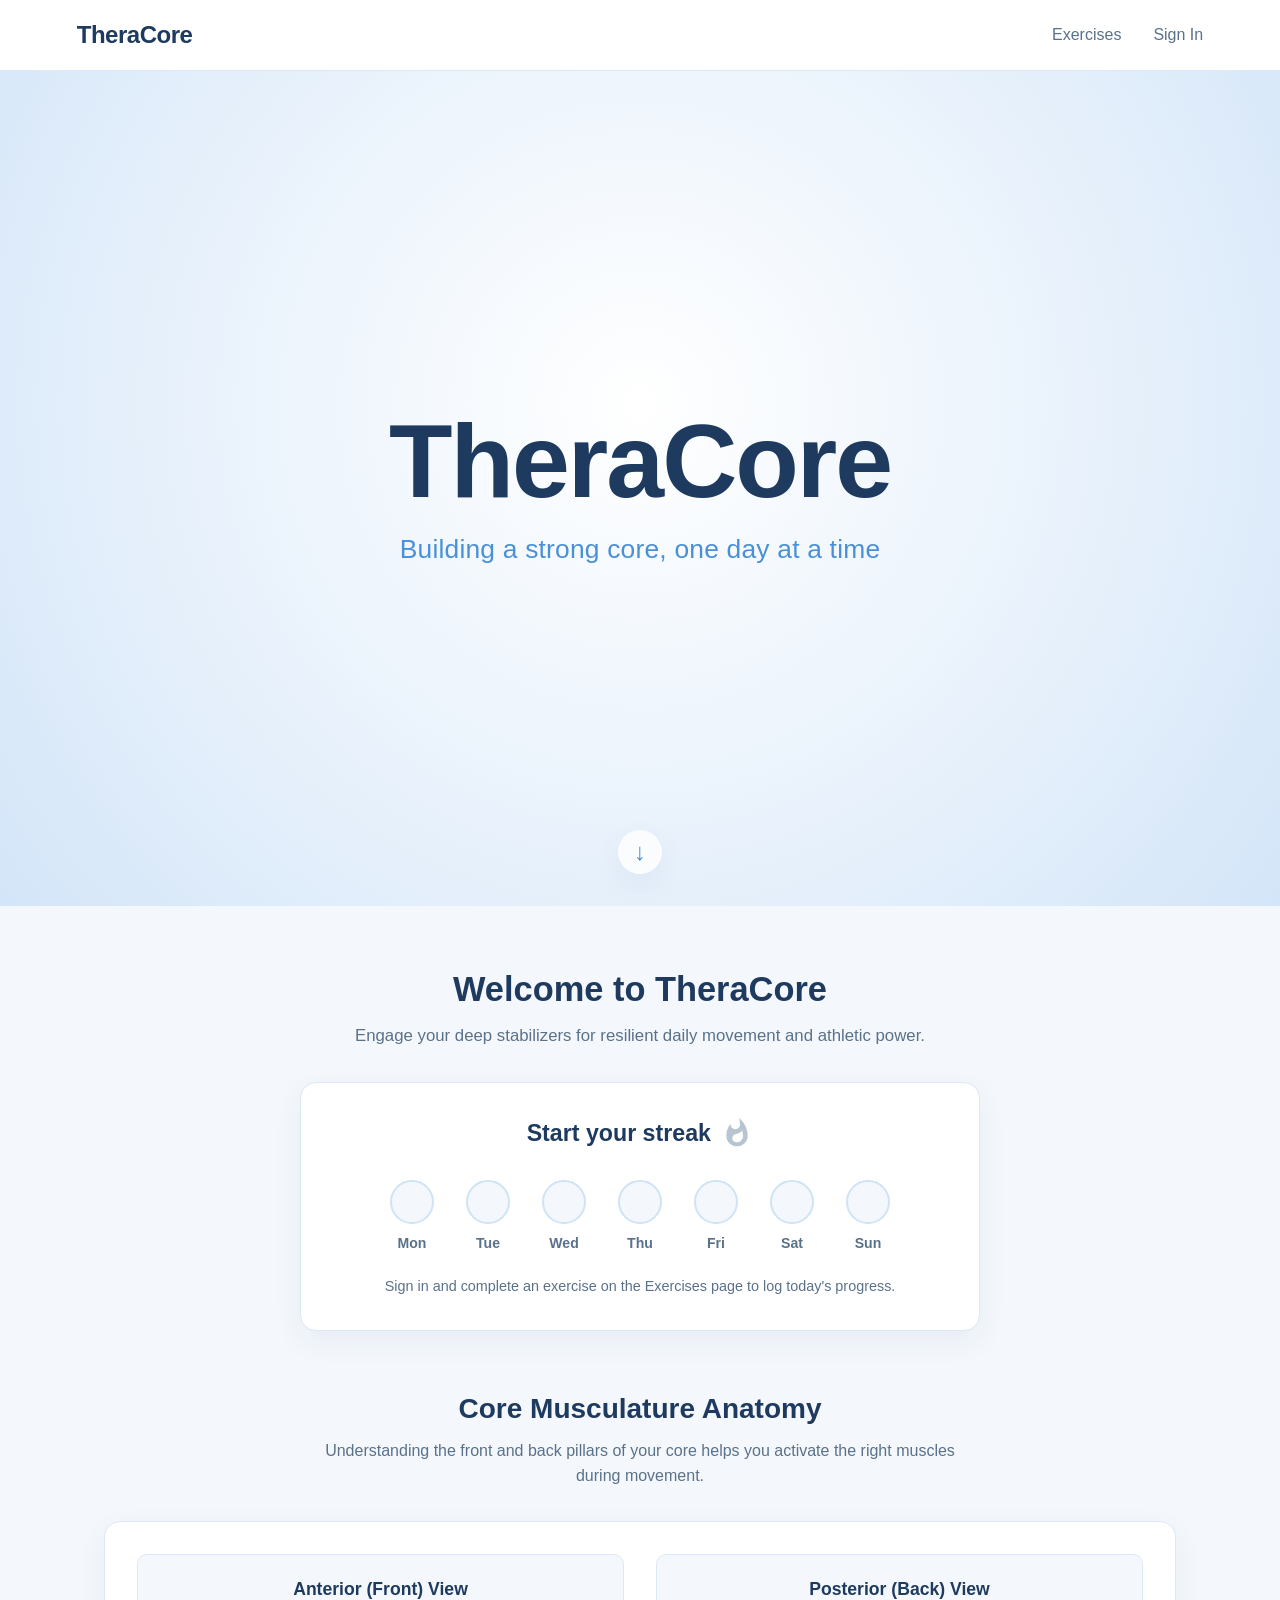
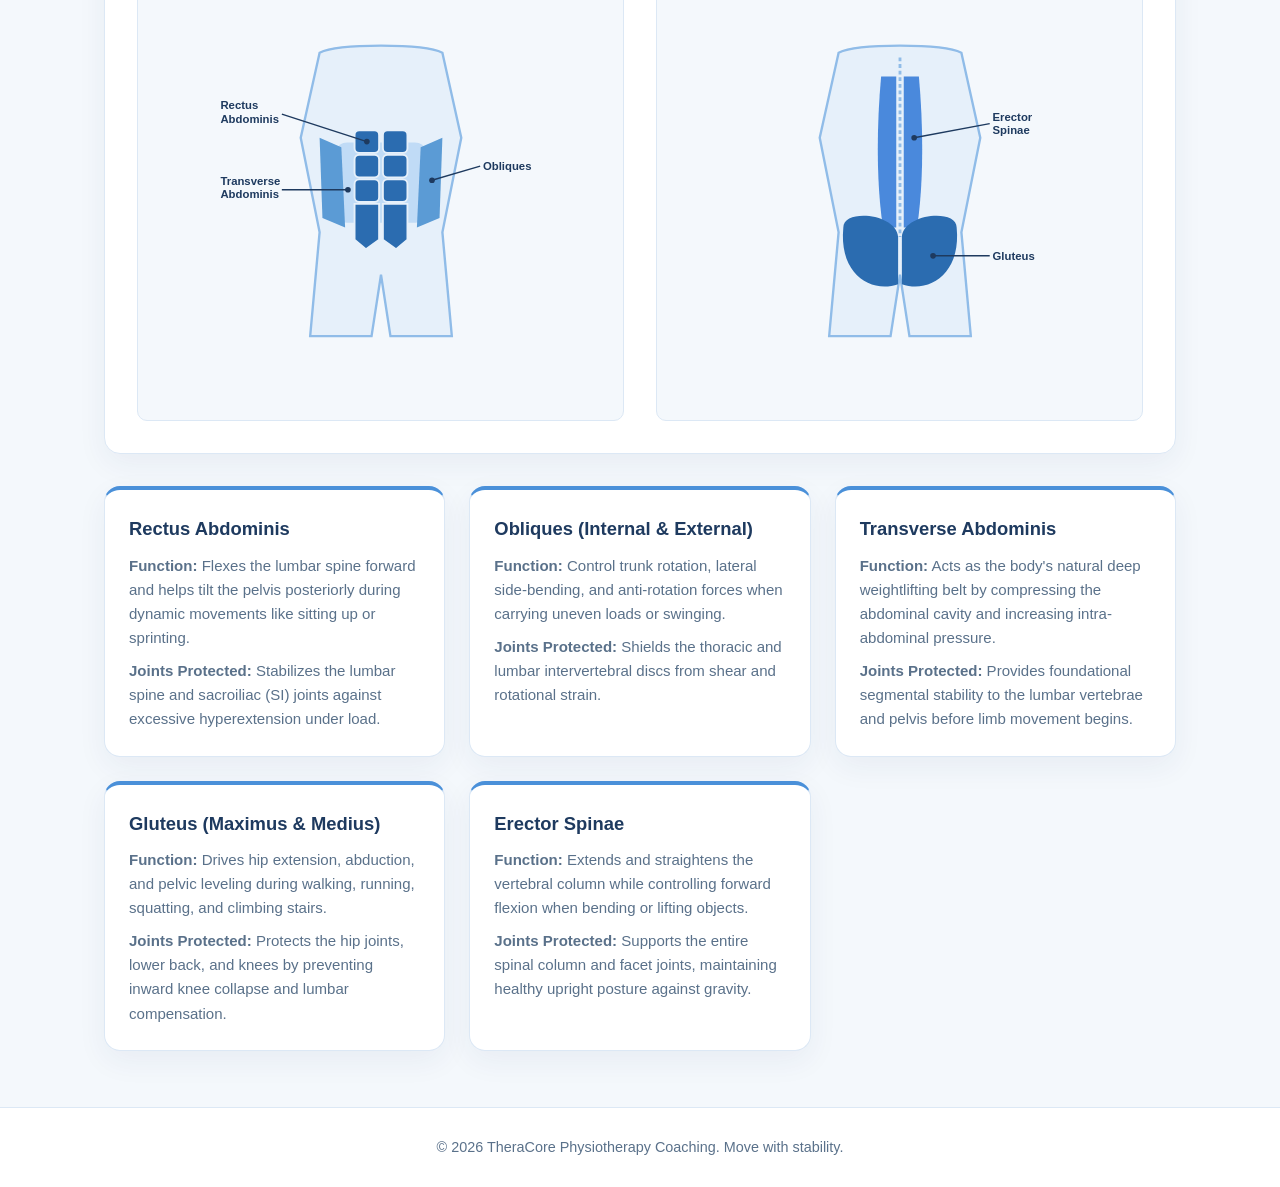
<file: index.html>
<!DOCTYPE html>
<html lang="en">
<head>
  <meta charset="UTF-8" />
  <meta name="viewport" content="width=device-width, initial-scale=1.0" />
  <title>TheraCore | Physiotherapy & Core Coaching</title>
  <link rel="stylesheet" href="style.css" />
</head>
<body>

  <!-- Navigation Bar -->
  <header class="navbar">
    <a href="index.html" class="logo">TheraCore</a>
    <nav class="nav-links">
      <a href="Exercises.html">Exercises</a>
      <a href="Profile.html" id="nav-auth-link">Sign In</a>
    </nav>
  </header>

  <!-- Full-Screen Hero Section -->
  <section class="hero">
    <div class="hero-content">
      <h1>TheraCore</h1>
      <p>Building a strong core, one day at a time</p>
    </div>
    <a href="#dashboard" class="scroll-indicator" aria-label="Scroll down">&#8595;</a>
  </section>

  <!-- Main Content -->
  <main id="dashboard" class="container">
    
    <!-- Dynamic Welcome Header -->
    <section class="welcome-section">
      <h2 id="welcome-heading">Welcome to TheraCore</h2>
      <p class="subtitle">Engage your deep stabilizers for resilient daily movement and athletic power.</p>
    </section>

    <!-- Weekly Streak Widget -->
    <section class="card streak-card">
      <div class="streak-header">
        <span id="streak-text">Start your streak</span>
        <!-- Flame SVG Icon -->
        <svg id="flame-icon" class="flame-icon inactive" viewBox="0 0 24 24" width="32" height="32" aria-hidden="true">
          <path d="M13.5 0.67s0.74 2.65 0.74 4.8c0 2.06-1.35 3.73-3.41 3.73-2.07 0-3.63-1.67-3.63-3.73l0.03-0.36C5.21 7.51 4 10.62 4 14c0 4.42 3.58 8 8 8s8-3.58 8-8C20 8.61 17.41 3.8 13.5 0.67zM11.71 19c-1.78 0-3.22-1.4-3.22-3.14 0-1.62 1.05-2.76 2.81-3.12 1.77-0.36 3.6-1.21 4.62-2.58 0.39 1.29 0.59 2.65 0.59 4.04 0 2.65-2.15 4.8-4.8 4.8z"/>
        </svg>
      </div>

      <div class="week-tracker" id="week-tracker">
        <div class="day-item" data-day="Mon">
          <div class="day-circle"></div>
          <span>Mon</span>
        </div>
        <div class="day-item" data-day="Tue">
          <div class="day-circle"></div>
          <span>Tue</span>
        </div>
        <div class="day-item" data-day="Wed">
          <div class="day-circle"></div>
          <span>Wed</span>
        </div>
        <div class="day-item" data-day="Thu">
          <div class="day-circle"></div>
          <span>Thu</span>
        </div>
        <div class="day-item" data-day="Fri">
          <div class="day-circle"></div>
          <span>Fri</span>
        </div>
        <div class="day-item" data-day="Sat">
          <div class="day-circle"></div>
          <span>Sat</span>
        </div>
        <div class="day-item" data-day="Sun">
          <div class="day-circle"></div>
          <span>Sun</span>
        </div>
      </div>
      <p class="streak-hint" id="streak-hint">Sign in and complete an exercise on the Exercises page to log today's progress.</p>
    </section>

    <!-- Core Anatomy Diagram Section -->
    <section class="anatomy-section">
      <h3>Core Musculature Anatomy</h3>
      <p class="section-desc">Understanding the front and back pillars of your core helps you activate the right muscles during movement.</p>

      <div class="diagram-container card">
        <!-- Front View SVG -->
        <div class="diagram-box">
          <h4>Anterior (Front) View</h4>
          <svg viewBox="0 0 360 400" class="anatomy-svg" role="img" aria-label="Front view of core muscles">
            <!-- Torso Silhouette -->
            <path d="M115,40 C135,30 225,30 245,40 L265,130 L245,230 L255,340 L190,340 L180,275 L170,340 L105,340 L115,230 L95,130 Z" fill="#e6f0fa" stroke="#90bce8" stroke-width="2.5"/>
            
            <!-- Transverse Abdominis (Deep horizontal corset layer) -->
            <rect x="132" y="135" width="96" height="85" rx="12" fill="#b3d4f5" opacity="0.75"/>
            
            <!-- Obliques (Side diagonal muscles) -->
            <path d="M115,130 L138,140 L142,225 L118,215 Z" fill="#5b9bd5"/>
            <path d="M245,130 L222,140 L218,225 L242,215 Z" fill="#5b9bd5"/>

            <!-- Rectus Abdominis (Central segmented abs) -->
            <g fill="#2b6cb0" stroke="#e6f0fa" stroke-width="2">
              <rect x="152" y="122" width="26" height="24" rx="5"/>
              <rect x="182" y="122" width="26" height="24" rx="5"/>
              <rect x="152" y="148" width="26" height="24" rx="5"/>
              <rect x="182" y="148" width="26" height="24" rx="5"/>
              <rect x="152" y="174" width="26" height="24" rx="5"/>
              <rect x="182" y="174" width="26" height="24" rx="5"/>
              <path d="M152,200 L178,200 L178,238 L164,248 L152,238 Z"/>
              <path d="M182,200 L208,200 L208,238 L196,248 L182,238 Z"/>
            </g>

            <!-- Callout Lines & Labels -->
            <!-- Rectus Abdominis -->
            <line x1="165" y1="134" x2="75" y2="105" stroke="#1e3a5f" stroke-width="1.5"/>
            <circle cx="165" cy="134" r="3" fill="#1e3a5f"/>
            <text x="10" y="100" class="svg-label">Rectus</text>
            <text x="10" y="114" class="svg-label">Abdominis</text>

            <!-- Transverse Abdominis -->
            <line x1="145" y1="185" x2="75" y2="185" stroke="#1e3a5f" stroke-width="1.5"/>
            <circle cx="145" cy="185" r="3" fill="#1e3a5f"/>
            <text x="10" y="180" class="svg-label">Transverse</text>
            <text x="10" y="194" class="svg-label">Abdominis</text>

            <!-- Obliques -->
            <line x1="234" y1="175" x2="285" y2="160" stroke="#1e3a5f" stroke-width="1.5"/>
            <circle cx="234" cy="175" r="3" fill="#1e3a5f"/>
            <text x="288" y="164" class="svg-label">Obliques</text>
          </svg>
        </div>

        <!-- Back View SVG -->
        <div class="diagram-box">
          <h4>Posterior (Back) View</h4>
          <svg viewBox="0 0 360 400" class="anatomy-svg" role="img" aria-label="Back view of core muscles">
            <!-- Torso Silhouette -->
            <path d="M115,40 C135,30 225,30 245,40 L265,130 L245,230 L255,340 L190,340 L180,275 L170,340 L105,340 L115,230 L95,130 Z" fill="#e6f0fa" stroke="#90bce8" stroke-width="2.5"/>
            
            <!-- Spine Line -->
            <line x1="180" y1="45" x2="180" y2="235" stroke="#90bce8" stroke-width="3" stroke-dasharray="4,3"/>

            <!-- Erector Spinae (Vertical columns along spine) -->
            <path d="M160,65 C155,120 155,180 162,225 L176,225 L176,65 Z" fill="#4a89dc"/>
            <path d="M200,65 C205,120 205,180 198,225 L184,225 L184,65 Z" fill="#4a89dc"/>

            <!-- Gluteus (Maximus & Medius) -->
            <path d="M120,225 C120,205 176,210 178,235 L178,285 C150,295 115,275 120,225 Z" fill="#2b6cb0"/>
            <path d="M240,225 C240,205 184,210 182,235 L182,285 C210,295 245,275 240,225 Z" fill="#2b6cb0"/>

            <!-- Callout Lines & Labels -->
            <!-- Erector Spinae -->
            <line x1="195" y1="130" x2="275" y2="115" stroke="#1e3a5f" stroke-width="1.5"/>
            <circle cx="195" cy="130" r="3" fill="#1e3a5f"/>
            <text x="278" y="112" class="svg-label">Erector</text>
            <text x="278" y="126" class="svg-label">Spinae</text>

            <!-- Gluteus -->
            <line x1="215" y1="255" x2="275" y2="255" stroke="#1e3a5f" stroke-width="1.5"/>
            <circle cx="215" cy="255" r="3" fill="#1e3a5f"/>
            <text x="278" y="259" class="svg-label">Gluteus</text>
          </svg>
        </div>
      </div>

      <!-- Muscle Function & Joint Protection Cards -->
      <div class="muscle-cards-grid">
        <article class="card muscle-card">
          <h4>Rectus Abdominis</h4>
          <p><strong>Function:</strong> Flexes the lumbar spine forward and helps tilt the pelvis posteriorly during dynamic movements like sitting up or sprinting.</p>
          <p><strong>Joints Protected:</strong> Stabilizes the lumbar spine and sacroiliac (SI) joints against excessive hyperextension under load.</p>
        </article>

        <article class="card muscle-card">
          <h4>Obliques (Internal &amp; External)</h4>
          <p><strong>Function:</strong> Control trunk rotation, lateral side-bending, and anti-rotation forces when carrying uneven loads or swinging.</p>
          <p><strong>Joints Protected:</strong> Shields the thoracic and lumbar intervertebral discs from shear and rotational strain.</p>
        </article>

        <article class="card muscle-card">
          <h4>Transverse Abdominis</h4>
          <p><strong>Function:</strong> Acts as the body's natural deep weightlifting belt by compressing the abdominal cavity and increasing intra-abdominal pressure.</p>
          <p><strong>Joints Protected:</strong> Provides foundational segmental stability to the lumbar vertebrae and pelvis before limb movement begins.</p>
        </article>

        <article class="card muscle-card">
          <h4>Gluteus (Maximus &amp; Medius)</h4>
          <p><strong>Function:</strong> Drives hip extension, abduction, and pelvic leveling during walking, running, squatting, and climbing stairs.</p>
          <p><strong>Joints Protected:</strong> Protects the hip joints, lower back, and knees by preventing inward knee collapse and lumbar compensation.</p>
        </article>

        <article class="card muscle-card">
          <h4>Erector Spinae</h4>
          <p><strong>Function:</strong> Extends and straightens the vertebral column while controlling forward flexion when bending or lifting objects.</p>
          <p><strong>Joints Protected:</strong> Supports the entire spinal column and facet joints, maintaining healthy upright posture against gravity.</p>
        </article>
      </div>
    </section>

  </main>

  <footer class="footer">
    <p>&copy; 2026 TheraCore Physiotherapy Coaching. Move with stability.</p>
  </footer>

  <script src="app.js"></script>
</body>
</html>
</file>
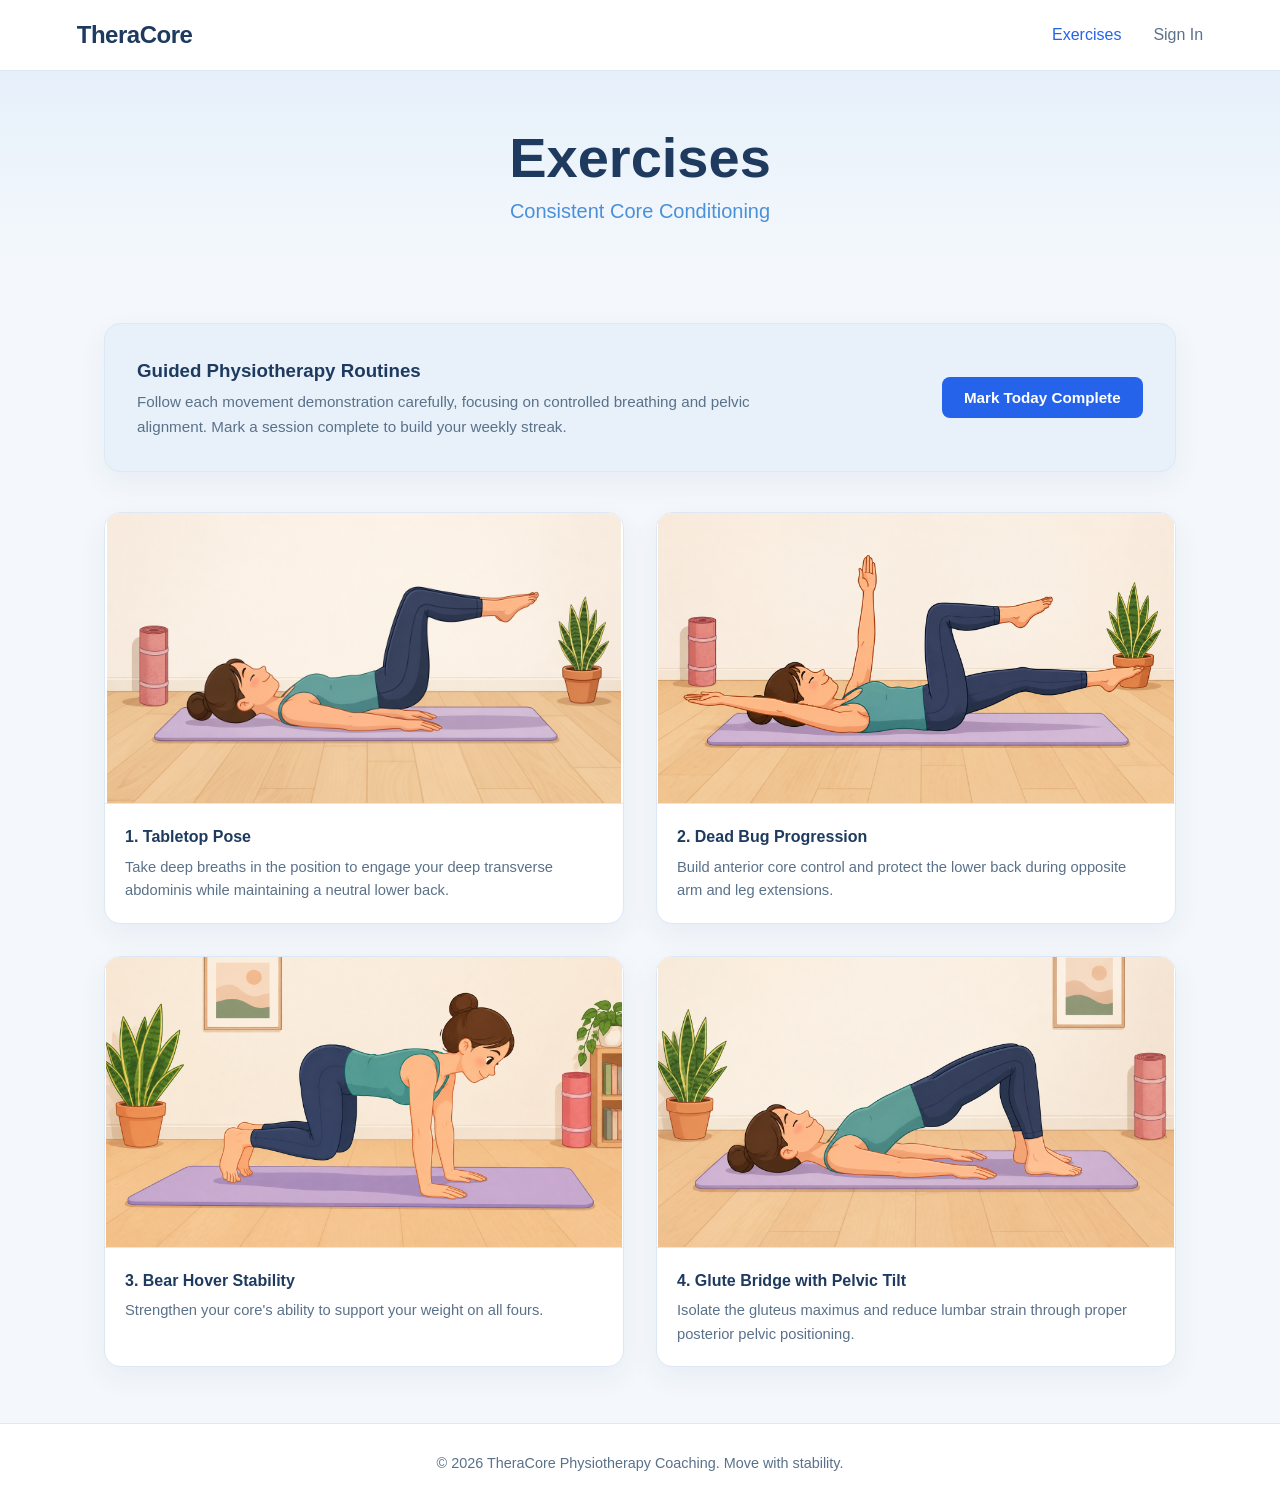
<file: Exercises.html>
<!DOCTYPE html>
<html lang="en">
<head>
  <meta charset="UTF-8" />
  <meta name="viewport" content="width=device-width, initial-scale=1.0" />
  <title>Exercises | TheraCore</title>
  <link rel="stylesheet" href="style.css" />
  <style>
    /* Clean 2x2 grid for 4 exercises */
    .exercise-grid-four {
      display: grid;
      grid-template-columns: repeat(auto-fit, minmax(380px, 1fr));
      gap: 2rem;
    }

    @media (max-width: 480px) {
      .exercise-grid-four {
        grid-template-columns: 1fr;
      }
    }

    /* Styling to display exercise tutorial images cleanly */
    .exercise-img-wrapper {
      width: 100%;
      aspect-ratio: 16 / 9;
      background-color: #ffffff;
      border-bottom: 1px solid var(--border-light);
      display: flex;
      align-items: center;
      justify-content: center;
      overflow: hidden;
    }

    .exercise-img-wrapper img {
      width: 100%;
      height: 100%;
      object-fit: contain;
      display: block;
    }
  </style>
</head>
<body>

  <!-- Navigation Bar -->
  <header class="navbar">
    <a href="index.html" class="logo">TheraCore</a>
    <nav class="nav-links">
      <a href="Exercises.html" class="active">Exercises</a>
      <a href="Profile.html" id="nav-auth-link">Sign In</a>
    </nav>
  </header>

  <!-- Page Header -->
  <section class="page-header">
    <h1>Exercises</h1>
    <p>Consistent Core Conditioning</p>
  </section>

  <!-- Exercise Grid Container -->
  <main class="container">
    <div class="exercise-banner card">
      <div>
        <h3>Guided Physiotherapy Routines</h3>
        <p>Follow each movement demonstration carefully, focusing on controlled breathing and pelvic alignment. Mark a session complete to build your weekly streak.</p>
      </div>
      <button id="complete-today-btn" class="btn btn-primary">Mark Today Complete</button>
    </div>

    <section class="exercise-grid-four" id="video-grid">
      <!-- Exercise 1 -->
      <article class="card video-card">
        <div class="exercise-img-wrapper">
          <img src="tabletop.jpg" alt="Tabletop Pose" />
        </div>
        <div class="video-info">
          <h4>1. Tabletop Pose</h4>
          <p>Take deep breaths in the position to engage your deep transverse abdominis while maintaining a neutral lower back.</p>
        </div>
      </article>

      <!-- Exercise 2 -->
      <article class="card video-card">
        <div class="exercise-img-wrapper">
          <img src="deadbug.jpg" alt="Dead Bug Exercise Demonstration" />
        </div>
        <div class="video-info">
          <h4>2. Dead Bug Progression</h4>
          <p>Build anterior core control and protect the lower back during opposite arm and leg extensions.</p>
        </div>
      </article>

      <!-- Exercise 3 -->
      <article class="card video-card">
        <div class="exercise-img-wrapper">
          <img src="bearhover.jpg" alt="Bear Hover Exercise Demonstration" />
        </div>
        <div class="video-info">
          <h4>3. Bear Hover Stability</h4>
          <p>Strengthen your core's ability to support your weight on all fours.</p>
        </div>
      </article>

      <!-- Exercise 4 -->
      <article class="card video-card">
        <div class="exercise-img-wrapper">
          <img src="glutebridge.jpg" alt="Glute Bridge Exercise Demonstration" />
        </div>
        <div class="video-info">
          <h4>4. Glute Bridge with Pelvic Tilt</h4>
          <p>Isolate the gluteus maximus and reduce lumbar strain through proper posterior pelvic positioning.</p>
        </div>
      </article>
    </section>
  </main>

  <footer class="footer">
    <p>&copy; 2026 TheraCore Physiotherapy Coaching. Move with stability.</p>
  </footer>

  <script src="app.js"></script>
</body>
</html>
</file>
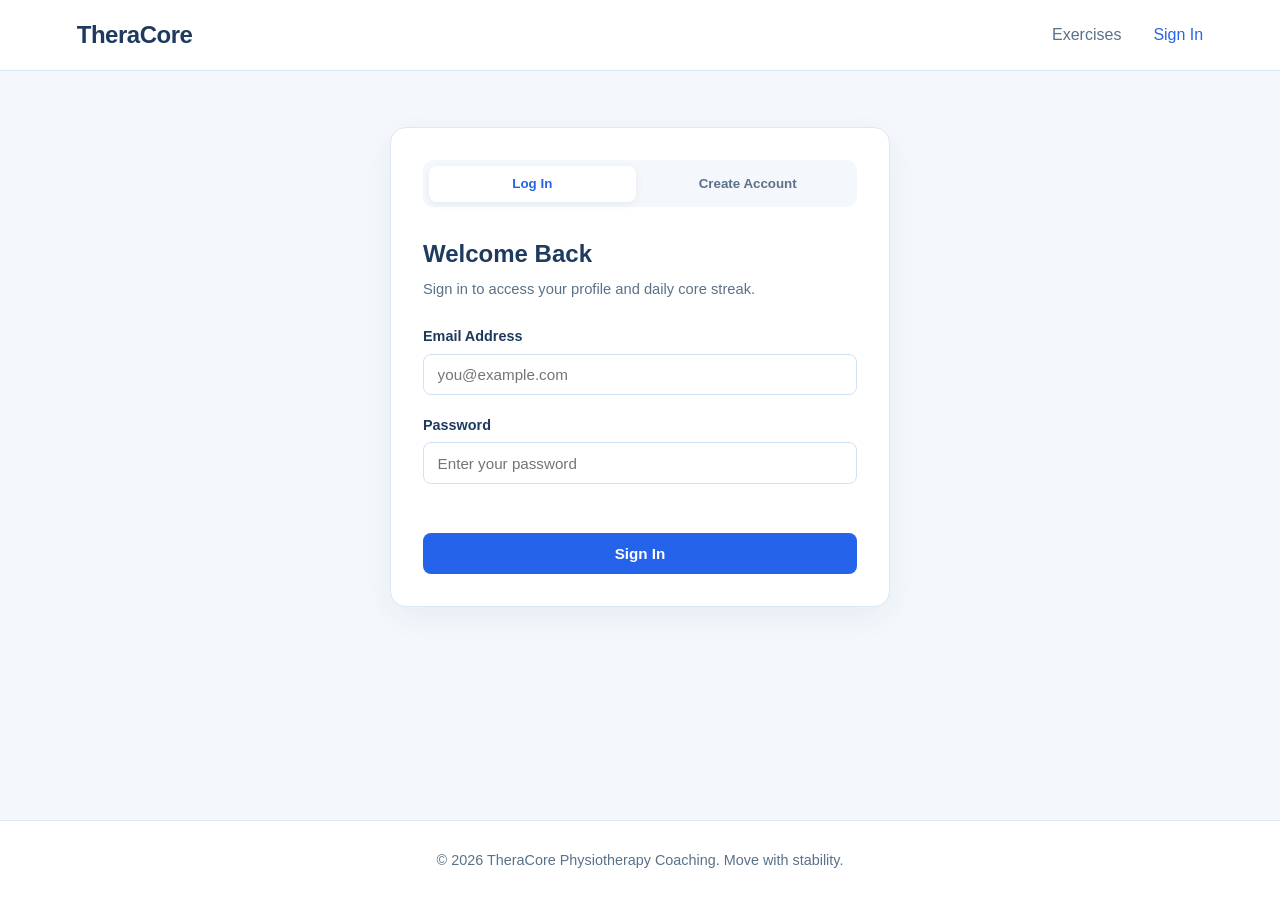
<file: Profile.html>
<!DOCTYPE html>
<html lang="en">
<head>
  <meta charset="UTF-8" />
  <meta name="viewport" content="width=device-width, initial-scale=1.0" />
  <title>Profile &amp; Account | TheraCore</title>
  <link rel="stylesheet" href="style.css" />
</head>
<body>

  <!-- Navigation Bar -->
  <header class="navbar">
    <a href="index.html" class="logo">TheraCore</a>
    <nav class="nav-links">
      <a href="Exercises.html">Exercises</a>
      <a href="Profile.html" id="nav-auth-link" class="active">Sign In</a>
    </nav>
  </header>

  <main class="container auth-page-wrapper">

    <!-- VIEW 1: Authentication (Shown when NOT signed in) -->
    <section id="auth-view" class="card auth-card">
      <div class="auth-tabs">
        <button type="button" class="tab-btn active" id="tab-login">Log In</button>
        <button type="button" class="tab-btn" id="tab-signup">Create Account</button>
      </div>

      <!-- Log In Form -->
      <form id="login-form" class="auth-form">
        <h2>Welcome Back</h2>
        <p class="form-sub">Sign in to access your profile and daily core streak.</p>

        <div class="form-group">
          <label for="login-email">Email Address</label>
          <input type="email" id="login-email" required placeholder="you@example.com" />
        </div>

        <div class="form-group">
          <label for="login-password">Password</label>
          <input type="password" id="login-password" required placeholder="Enter your password" />
        </div>

        <p id="login-error" class="error-msg"></p>
        <button type="submit" class="btn btn-primary btn-full">Sign In</button>
      </form>

      <!-- Account Creation Form -->
      <form id="signup-form" class="auth-form hidden">
        <h2>Create Your Account</h2>
        <p class="form-sub">Set up your profile to personalize your TheraCore coaching.</p>

        <div class="form-group">
          <label for="signup-name">Full Name *</label>
          <input type="text" id="signup-name" required placeholder="Alex Morgan" />
        </div>

        <div class="form-group">
          <label for="signup-email">Email Address *</label>
          <input type="email" id="signup-email" required placeholder="alex@example.com" />
        </div>

        <div class="form-group">
          <label for="signup-password">Password *</label>
          <input type="password" id="signup-password" required placeholder="Create a password" />
        </div>

        <div class="form-row">
          <div class="form-group">
            <label for="signup-age">Age (Optional)</label>
            <input type="number" id="signup-age" min="1" max="120" placeholder="Leave blank if preferred" />
          </div>

          <div class="form-group">
            <label for="signup-gender">Gender (Optional)</label>
            <select id="signup-gender">
              <option value="">Prefer not to answer</option>
              <option value="Male">Male</option>
              <option value="Female">Female</option>
            </select>
          </div>
        </div>

        <div class="form-group">
          <label for="signup-activity">Activity Level *</label>
          <select id="signup-activity" required>
            <option value="Low">Low (Mostly sedentary or light walking)</option>
            <option value="Moderate" selected>Moderate (Exercise 1–3 days/week)</option>
            <option value="Active">Active (Exercise 3–5 days/week)</option>
            <option value="Very Active">Very Active (Intense training 6–7 days/week)</option>
          </select>
        </div>

        <p id="signup-error" class="error-msg"></p>
        <button type="submit" class="btn btn-primary btn-full">Create Account</button>
      </form>
    </section>

    <!-- VIEW 2: User Profile (Only accessible AFTER sign-in) -->
    <section id="profile-view" class="card profile-card hidden">
      <div class="profile-header">
        <div class="avatar-circle" id="profile-avatar">A</div>
        <div>
          <h2 id="profile-name">User Name</h2>
          <p class="profile-badge" id="profile-activity-badge">Moderate Activity</p>
        </div>
      </div>

      <div class="profile-details-grid">
        <div class="detail-item">
          <span class="detail-label">Email Address</span>
          <span class="detail-value" id="profile-email">—</span>
        </div>

        <div class="detail-item">
          <span class="detail-label">Age</span>
          <span class="detail-value" id="profile-age">Not provided</span>
        </div>

        <div class="detail-item">
          <span class="detail-label">Gender</span>
          <span class="detail-value" id="profile-gender">Not provided</span>
        </div>

        <div class="detail-item">
          <span class="detail-label">Activity Level</span>
          <span class="detail-value" id="profile-activity">—</span>
        </div>

        <div class="detail-item">
          <span class="detail-label">Current Daily Streak</span>
          <span class="detail-value" id="profile-streak">0 Days</span>
        </div>

        <div class="detail-item">
          <span class="detail-label">Completed Days This Week</span>
          <span class="detail-value" id="profile-days">None yet</span>
        </div>
      </div>

      <div class="profile-actions">
        <a href="index.html" class="btn btn-secondary">Back to Dashboard</a>
        <button type="button" id="logout-btn" class="btn btn-outline-danger">Sign Out</button>
      </div>
    </section>

  </main>

  <footer class="footer">
    <p>&copy; 2026 TheraCore Physiotherapy Coaching. Move with stability.</p>
  </footer>

  <script src="app.js"></script>
</body>
</html>
</file>
<file: style.css>
/* =========================================
   TheraCore Serene Blue Palette & Variables
   ========================================= */
:root {
  --bg-main: #f4f8fc;
  --bg-card: #ffffff;
  --blue-ice: #e8f1fa;
  --blue-soft: #cfe3f7;
  --blue-mid: #4a90d9;
  --blue-primary: #2563eb;
  --blue-deep: #1e3a5f;
  --text-main: #1b2e44;
  --text-muted: #5a718a;
  --grey-dull: #b8c4d0;
  --border-light: #dce8f5;
  --shadow-soft: 0 10px 30px rgba(30, 58, 95, 0.06);
  --radius-lg: 16px;
  --radius-md: 10px;
}

* {
  box-sizing: border-box;
  margin: 0;
  padding: 0;
}

html {
  scroll-behavior: smooth;
}

body {
  font-family: -apple-system, BlinkMacSystemFont, "Segoe UI", Roboto, Oxygen, Ubuntu, Cantarell, sans-serif;
  background-color: var(--bg-main);
  color: var(--text-main);
  line-height: 1.6;
  min-height: 100vh;
  display: flex;
  flex-direction: column;
}

/* =========================================
   Navigation Bar
   ========================================= */
.navbar {
  position: sticky;
  top: 0;
  z-index: 100;
  background: rgba(255, 255, 255, 0.92);
  backdrop-filter: blur(10px);
  border-bottom: 1px solid var(--border-light);
  padding: 1rem 6%;
  display: flex;
  justify-content: space-between;
  align-items: center;
}

.logo {
  font-size: 1.5rem;
  font-weight: 700;
  color: var(--blue-deep);
  text-decoration: none;
  letter-spacing: -0.5px;
}

.nav-links {
  display: flex;
  gap: 2rem;
  align-items: center;
}

.nav-links a {
  text-decoration: none;
  color: var(--text-muted);
  font-weight: 500;
  font-size: 1rem;
  transition: color 0.2s ease;
}

.nav-links a:hover,
.nav-links a.active {
  color: var(--blue-primary);
}

/* =========================================
   Full-Screen Home Hero
   ========================================= */
.hero {
  min-height: calc(100vh - 65px);
  display: flex;
  flex-direction: column;
  justify-content: center;
  align-items: center;
  text-align: center;
  padding: 2rem;
  background: radial-gradient(circle at 50% 40%, #ffffff 0%, #e4effb 65%, #d3e5f8 100%);
  position: relative;
}

.hero-content h1 {
  font-size: clamp(3.5rem, 9vw, 6.5rem);
  font-weight: 800;
  color: var(--blue-deep);
  letter-spacing: -2px;
  line-height: 1.05;
  margin-bottom: 0.75rem;
}

.hero-content p {
  font-size: clamp(1.1rem, 2.4vw, 1.65rem);
  color: var(--blue-mid);
  font-weight: 400;
  letter-spacing: 0.2px;
}

.scroll-indicator {
  position: absolute;
  bottom: 2rem;
  font-size: 1.5rem;
  color: var(--blue-mid);
  text-decoration: none;
  width: 44px;
  height: 44px;
  border-radius: 50%;
  background: rgba(255, 255, 255, 0.8);
  display: flex;
  align-items: center;
  justify-content: center;
  box-shadow: var(--shadow-soft);
  transition: transform 0.2s ease;
}

.scroll-indicator:hover {
  transform: translateY(4px);
}

/* =========================================
   Layout & Cards
   ========================================= */
.container {
  width: 100%;
  max-width: 1120px;
  margin: 0 auto;
  padding: 3.5rem 1.5rem;
  flex: 1;
}

.card {
  background: var(--bg-card);
  border: 1px solid var(--border-light);
  border-radius: var(--radius-lg);
  padding: 2rem;
  box-shadow: var(--shadow-soft);
}

.welcome-section {
  text-align: center;
  margin-bottom: 2rem;
}

.welcome-section h2 {
  font-size: 2.15rem;
  color: var(--blue-deep);
  margin-bottom: 0.35rem;
}

.subtitle {
  color: var(--text-muted);
  font-size: 1.05rem;
}

/* =========================================
   Streak Widget
   ========================================= */
.streak-card {
  max-width: 680px;
  margin: 0 auto 3.5rem auto;
  text-align: center;
}

.streak-header {
  display: flex;
  align-items: center;
  justify-content: center;
  gap: 0.65rem;
  margin-bottom: 1.75rem;
}

#streak-text {
  font-size: 1.45rem;
  font-weight: 700;
  color: var(--blue-deep);
}

.flame-icon.inactive {
  fill: var(--grey-dull);
  transition: fill 0.3s ease, transform 0.3s ease;
}

.flame-icon.active {
  fill: var(--blue-primary);
  filter: drop-shadow(0 3px 8px rgba(37, 99, 235, 0.35));
  transform: scale(1.08);
}

.week-tracker {
  display: flex;
  justify-content: space-between;
  gap: 0.5rem;
  max-width: 500px;
  margin: 0 auto 1.25rem auto;
}

.day-item {
  display: flex;
  flex-direction: column;
  align-items: center;
  gap: 0.5rem;
  cursor: pointer;
}

.day-circle {
  width: 44px;
  height: 44px;
  border-radius: 50%;
  border: 2px solid var(--blue-soft);
  background-color: var(--bg-main);
  display: flex;
  align-items: center;
  justify-content: center;
  color: #ffffff;
  font-weight: 700;
  font-size: 1.1rem;
  transition: all 0.25s ease;
}

.day-item.completed .day-circle {
  background-color: var(--blue-mid);
  border-color: var(--blue-mid);
  box-shadow: 0 4px 10px rgba(74, 144, 217, 0.3);
}

.day-item span {
  font-size: 0.88rem;
  font-weight: 600;
  color: var(--text-muted);
}

.day-item.completed span {
  color: var(--blue-deep);
}

.streak-hint {
  font-size: 0.9rem;
  color: var(--text-muted);
}

/* =========================================
   Core Anatomy Diagram & Muscle Cards
   ========================================= */
.anatomy-section h3 {
  text-align: center;
  font-size: 1.75rem;
  color: var(--blue-deep);
  margin-bottom: 0.4rem;
}

.section-desc {
  text-align: center;
  color: var(--text-muted);
  max-width: 640px;
  margin: 0 auto 2rem auto;
}

.diagram-container {
  display: grid;
  grid-template-columns: repeat(auto-fit, minmax(300px, 1fr));
  gap: 2rem;
  margin-bottom: 2rem;
}

.diagram-box {
  text-align: center;
  background: var(--bg-main);
  border-radius: var(--radius-md);
  padding: 1.25rem;
  border: 1px solid var(--border-light);
}

.diagram-box h4 {
  color: var(--blue-deep);
  margin-bottom: 0.75rem;
  font-size: 1.1rem;
}

.anatomy-svg {
  width: 100%;
  max-width: 340px;
  height: auto;
}

.svg-label {
  font-size: 12px;
  font-weight: 600;
  fill: var(--blue-deep);
}

.muscle-cards-grid {
  display: grid;
  grid-template-columns: repeat(auto-fit, minmax(290px, 1fr));
  gap: 1.5rem;
}

.muscle-card {
  border-top: 4px solid var(--blue-mid);
  padding: 1.5rem;
}

.muscle-card h4 {
  color: var(--blue-deep);
  font-size: 1.15rem;
  margin-bottom: 0.65rem;
}

.muscle-card p {
  font-size: 0.94rem;
  color: var(--text-muted);
  margin-bottom: 0.55rem;
}

.muscle-card p:last-child {
  margin-bottom: 0;
}

/* =========================================
   Exercises Page
   ========================================= */
.page-header {
  text-align: center;
  padding: 3.5rem 1.5rem 2.5rem 1.5rem;
  background: linear-gradient(180deg, #e6f0fa 0%, var(--bg-main) 100%);
}

.page-header h1 {
  font-size: clamp(2.5rem, 5vw, 3.5rem);
  color: var(--blue-deep);
  line-height: 1.1;
  margin-bottom: 0.4rem;
}

.page-header p {
  font-size: 1.25rem;
  color: var(--blue-mid);
}

.exercise-banner {
  display: flex;
  flex-wrap: wrap;
  justify-content: space-between;
  align-items: center;
  gap: 1.5rem;
  margin-bottom: 2.5rem;
  background: var(--blue-ice);
}

.exercise-banner h3 {
  color: var(--blue-deep);
  margin-bottom: 0.25rem;
}

.exercise-banner p {
  color: var(--text-muted);
  max-width: 650px;
  font-size: 0.95rem;
}

.video-grid {
  display: grid;
  grid-template-columns: repeat(auto-fill, minmax(310px, 1fr));
  gap: 1.75rem;
}

.video-card {
  padding: 0;
  overflow: hidden;
  display: flex;
  flex-direction: column;
}

.video-placeholder {
  position: relative;
  aspect-ratio: 16 / 9;
  background: linear-gradient(135deg, #2b5876 0%, #4e89ae 100%);
  display: flex;
  flex-direction: column;
  align-items: center;
  justify-content: center;
  color: #ffffff;
}

.play-circle {
  width: 54px;
  height: 54px;
  border-radius: 50%;
  background: rgba(255, 255, 255, 0.22);
  border: 2px solid #ffffff;
  display: flex;
  align-items: center;
  justify-content: center;
  font-size: 1.25rem;
  padding-left: 3px;
  margin-bottom: 0.5rem;
}

.video-badge {
  font-size: 0.8rem;
  background: rgba(15, 35, 60, 0.45);
  padding: 0.2rem 0.65rem;
  border-radius: 999px;
}

.player-bar {
  position: absolute;
  bottom: 0;
  left: 0;
  right: 0;
  background: rgba(15, 30, 50, 0.75);
  padding: 0.4rem 0.75rem;
  display: flex;
  align-items: center;
  gap: 0.75rem;
}

.bar-progress {
  flex: 1;
  height: 4px;
  background: rgba(255, 255, 255, 0.3);
  border-radius: 2px;
  position: relative;
}

.bar-progress::after {
  content: "";
  position: absolute;
  left: 0;
  top: 0;
  bottom: 0;
  width: 28%;
  background: #63b3ed;
  border-radius: 2px;
}

.bar-time {
  font-size: 0.72rem;
  color: #e2e8f0;
}

.video-info {
  padding: 1.25rem;
}

.video-info h4 {
  color: var(--blue-deep);
  margin-bottom: 0.35rem;
}

.video-info p {
  color: var(--text-muted);
  font-size: 0.92rem;
}

/* =========================================
   Auth & Profile Views
   ========================================= */
.auth-page-wrapper {
  display: flex;
  justify-content: center;
  align-items: flex-start;
}

.auth-card {
  width: 100%;
  max-width: 500px;
}

.auth-tabs {
  display: grid;
  grid-template-columns: 1fr 1fr;
  gap: 0.5rem;
  background: var(--bg-main);
  padding: 0.35rem;
  border-radius: var(--radius-md);
  margin-bottom: 1.75rem;
}

.tab-btn {
  border: none;
  background: transparent;
  padding: 0.65rem;
  border-radius: 8px;
  font-weight: 600;
  color: var(--text-muted);
  cursor: pointer;
  transition: all 0.2s ease;
}

.tab-btn.active {
  background: #ffffff;
  color: var(--blue-primary);
  box-shadow: 0 2px 8px rgba(0, 0, 0, 0.06);
}

.auth-form h2 {
  color: var(--blue-deep);
  margin-bottom: 0.25rem;
}

.form-sub {
  color: var(--text-muted);
  font-size: 0.92rem;
  margin-bottom: 1.5rem;
}

.form-group {
  margin-bottom: 1.15rem;
}

.form-row {
  display: grid;
  grid-template-columns: 1fr 1fr;
  gap: 1rem;
}

label {
  display: block;
  font-size: 0.9rem;
  font-weight: 600;
  color: var(--blue-deep);
  margin-bottom: 0.35rem;
}

input,
select {
width: 100%;
padding: 0.7rem 0.85rem;
border: 1px solid var(--blue-soft);
border-radius: 8px;
font-size: 0.95rem;
color: var(--text-main);
background: #ffffff;
}
input:focus,
select:focus {
outline: none;
border-color: var(--blue-primary);
box-shadow: 0 0 0 3px rgba(37, 99, 235, 0.12);
}
.error-msg {
color: #dc2626;
font-size: 0.88rem;
margin-bottom: 0.75rem;
min-height: 1.2rem;
}
/* Profile Card */
.profile-card {
width: 100%;
max-width: 720px;
}
.profile-header {
display: flex;
align-items: center;
gap: 1.25rem;
padding-bottom: 1.5rem;
border-bottom: 1px solid var(--border-light);
margin-bottom: 1.75rem;
}
.avatar-circle {
width: 68px;
height: 68px;
border-radius: 50%;
background: linear-gradient(135deg, var(--blue-mid), var(--blue-deep));
color: #ffffff;
font-size: 1.8rem;
font-weight: 700;
display: flex;
align-items: center;
justify-content: center;
}
.profile-header h2 {
color: var(--blue-deep);
margin-bottom: 0.25rem;
}
.profile-badge {
display: inline-block;
background: var(--blue-ice);
color: var(--blue-primary);
padding: 0.25rem 0.75rem;
border-radius: 999px;
font-size: 0.85rem;
font-weight: 600;
}
.profile-details-grid {
display: grid;
grid-template-columns: repeat(auto-fit, minmax(240px, 1fr));
gap: 1.25rem;
margin-bottom: 2rem;
}
.detail-item {
background: var(--bg-main);
padding: 1rem 1.25rem;
border-radius: var(--radius-md);
border: 1px solid var(--border-light);
}
.detail-label {
display: block;
font-size: 0.82rem;
color: var(--text-muted);
text-transform: uppercase;
letter-spacing: 0.4px;
margin-bottom: 0.25rem;
}
.detail-value {
font-size: 1.05rem;
font-weight: 600;
color: var(--blue-deep);
}
.profile-actions {
display: flex;
justify-content: space-between;
gap: 1rem;
flex-wrap: wrap;
}
/* =========================================
Buttons & Utilities
========================================= */
.btn {
display: inline-block;
padding: 0.75rem 1.4rem;
border-radius: 8px;
font-weight: 600;
font-size: 0.95rem;
text-decoration: none;
cursor: pointer;
border: none;
transition: all 0.2s ease;
text-align: center;
}
.btn-full {
width: 100%;
}
.btn-primary {
background: var(--blue-primary);
color: #ffffff;
}
.btn-primary:hover {
background: #1d4ed8;
}
.btn-secondary {
background: var(--blue-ice);
color: var(--blue-deep);
}
.btn-secondary:hover {
background: var(--blue-soft);
}
.btn-outline-danger {
background: transparent;
border: 1px solid #f87171;
color: #dc2626;
}
.btn-outline-danger:hover {
background: #fef2f2;
}
.hidden {
display: none !important;
}
.footer {
text-align: center;
padding: 1.75rem;
color: var(--text-muted);
font-size: 0.9rem;
border-top: 1px solid var(--border-light);
background: #ffffff;
}
</file>
